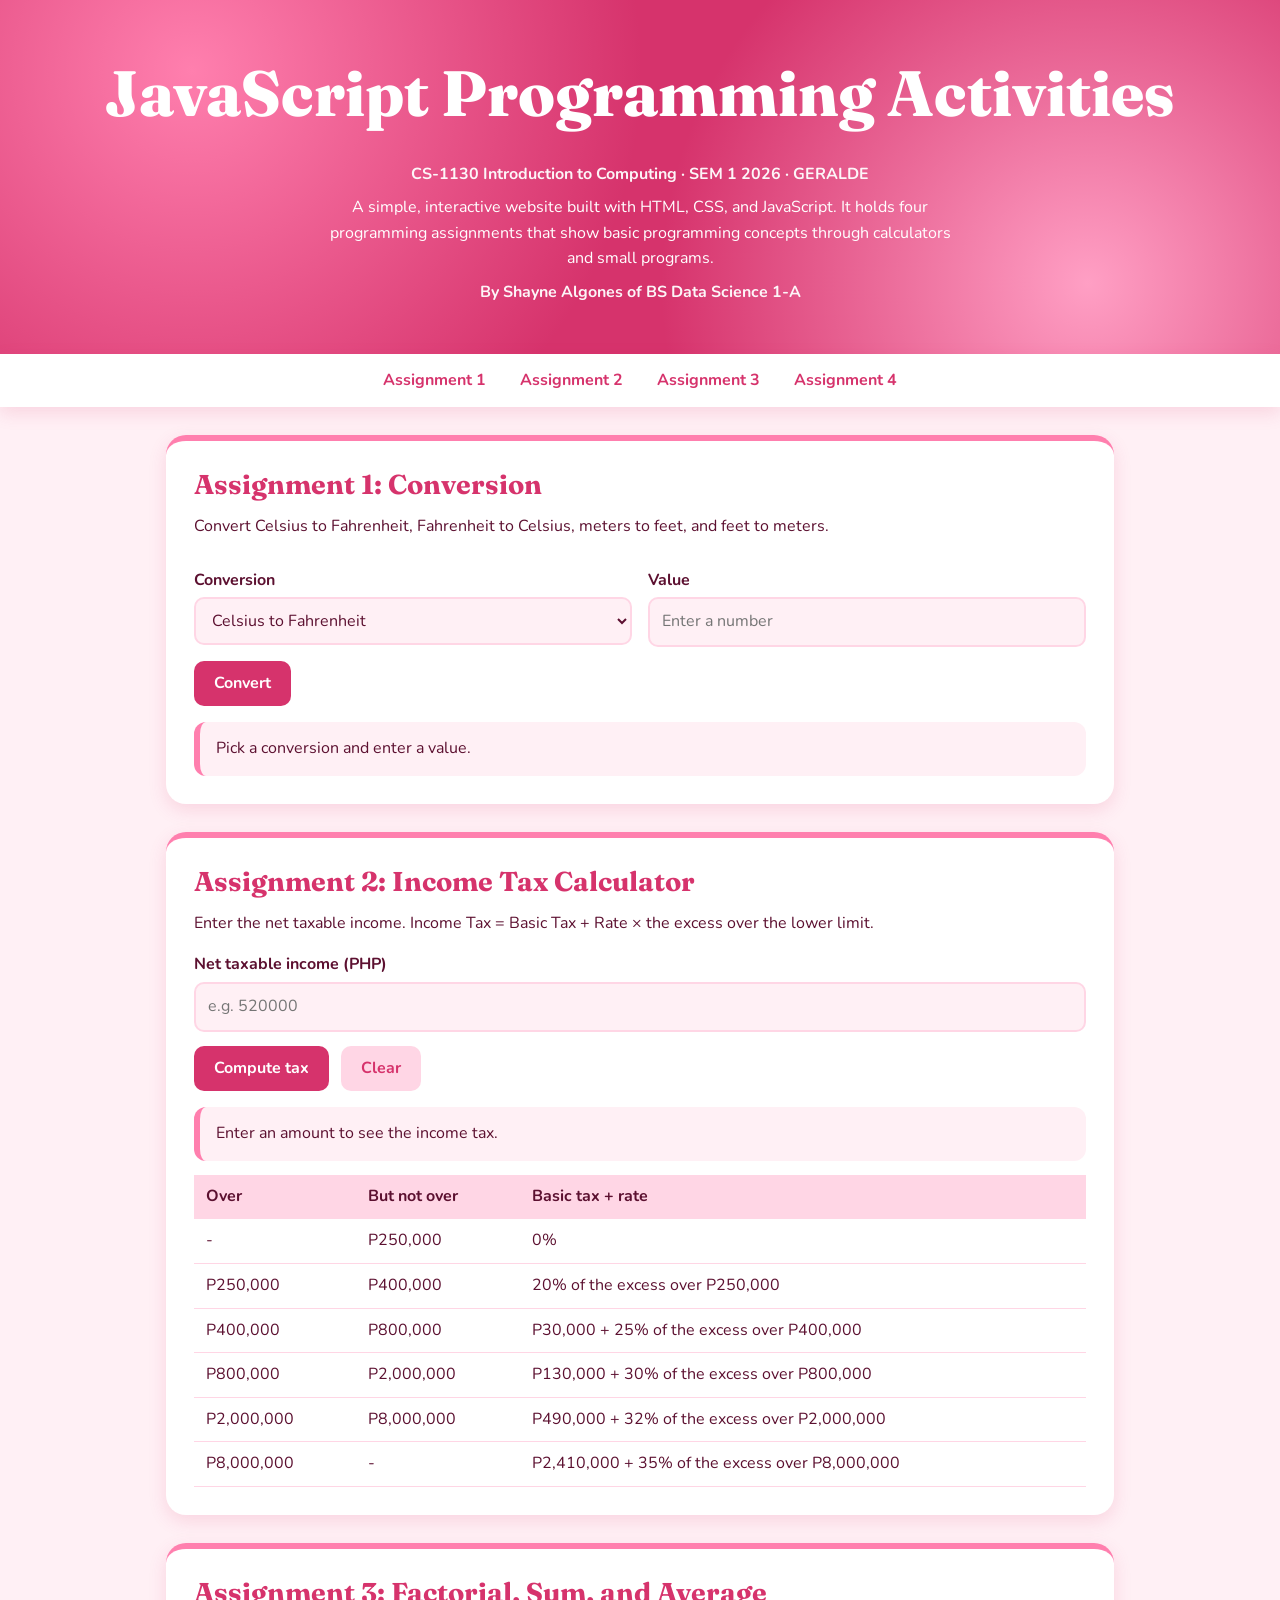
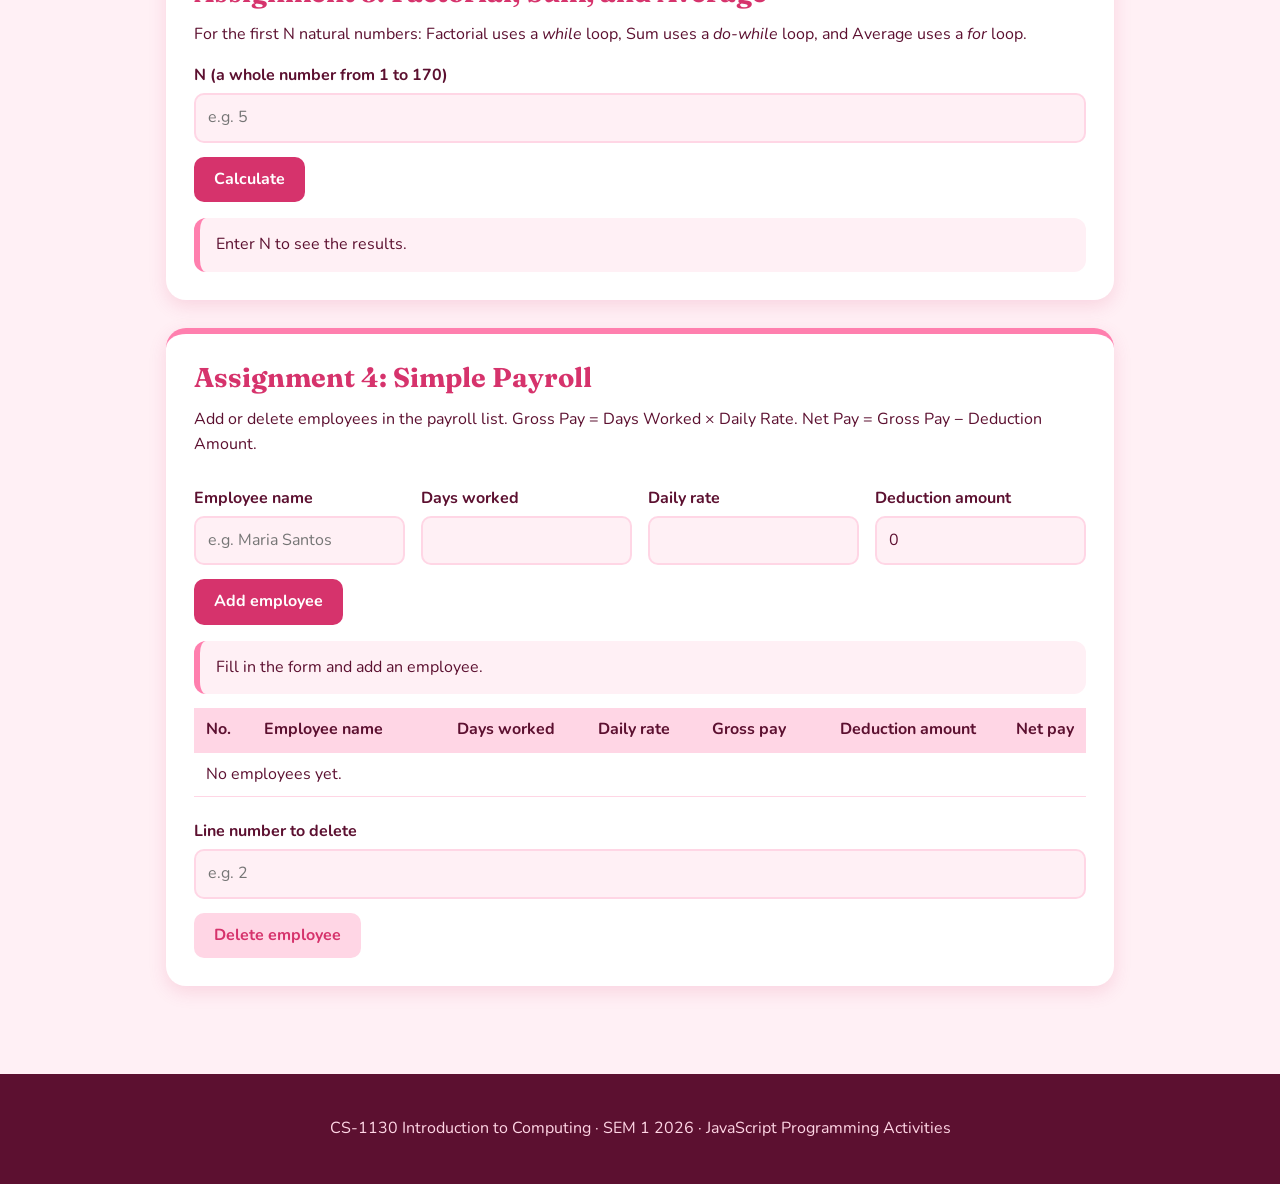
<file: index (1).html>
<!DOCTYPE html>
<html lang="en">
<head>
<meta charset="UTF-8">
<meta name="viewport" content="width=device-width, initial-scale=1">
<title>JavaScript Programming Activities | CS-1130</title>
<link rel="preconnect" href="https://fonts.googleapis.com">
<link href="https://fonts.googleapis.com/css2?family=Fraunces:opsz,wght@9..144,600;9..144,800&family=Nunito:wght@400;600;700&display=swap" rel="stylesheet">
<style>
  :root {
    --blush: #fff0f5;
    --petal: #ffd6e5;
    --rose: #ff7fae;
    --berry: #d6336c;
    --wine: #5c1030;
    --white: #ffffff;
    --shadow: 0 6px 18px rgba(214, 51, 108, .15);
  }
  * { box-sizing: border-box; }
  html { scroll-behavior: smooth; }
  body {
    margin: 0;
    font-family: "Nunito", system-ui, sans-serif;
    background: var(--blush);
    color: var(--wine);
    line-height: 1.6;
  }
  h1, h2, h3 { font-family: "Fraunces", Georgia, serif; line-height: 1.15; margin: 0 0 .5em; }
  a { color: var(--berry); }

  header {
    background: var(--berry);
    color: var(--white);
    padding: 56px 20px 40px;
    text-align: center;
    background-image: radial-gradient(circle at 15% 20%, var(--rose) 0, transparent 40%),
                      radial-gradient(circle at 85% 80%, #ff9fc4 0, transparent 38%);
  }
  header h1 { font-size: clamp(2.2rem, 6vw, 4rem); font-weight: 800; }
  header p { max-width: 640px; margin: 0 auto 8px; }
  .course { font-weight: 700; opacity: .95; }

  nav {
    position: sticky; top: 0; z-index: 5;
    background: var(--white);
    box-shadow: var(--shadow);
    display: flex; flex-wrap: wrap; justify-content: center; gap: 4px 18px;
    padding: 10px 16px;
  }
  nav a { text-decoration: none; font-weight: 700; padding: 4px 8px; border-radius: 8px; }
  nav a:hover, nav a:focus-visible { background: var(--petal); outline: none; }

  main { max-width: 980px; margin: 0 auto; padding: 28px 16px 60px; }
  section {
    background: var(--white);
    border-radius: 20px;
    padding: 28px;
    margin-bottom: 28px;
    box-shadow: var(--shadow);
    border-top: 6px solid var(--rose);
    scroll-margin-top: 70px;
  }
  section h2 { font-size: 1.7rem; color: var(--berry); }
  .desc { margin-top: 0; }


  label { display: block; font-weight: 700; margin: 12px 0 4px; }
  input, select {
    width: 100%; padding: 10px 12px; font: inherit; color: var(--wine);
    border: 2px solid var(--petal); border-radius: 10px; background: var(--blush);
  }
  input:focus, select:focus, button:focus-visible { outline: 3px solid var(--rose); outline-offset: 1px; }
  button {
    font: inherit; font-weight: 700; cursor: pointer;
    background: var(--berry); color: var(--white);
    border: 0; border-radius: 10px; padding: 10px 20px; margin-top: 14px; margin-right: 8px;
  }
  button:hover { background: #b82a5c; }
  button.alt { background: var(--petal); color: var(--berry); }
  button.alt:hover { background: #ffc2d9; }

  .row { display: grid; grid-template-columns: repeat(auto-fit, minmax(190px, 1fr)); gap: 0 16px; }
  .result {
    margin-top: 16px; padding: 14px 16px; border-radius: 12px;
    background: var(--blush); border-left: 6px solid var(--rose); min-height: 24px;
  }
  .result.error { border-left-color: #c0143c; background: #ffe3e8; color: #8a0d2b; }
  .result strong { color: var(--berry); }

  .scroll { overflow-x: auto; margin-top: 14px; }
  table { width: 100%; border-collapse: collapse; min-width: 560px; }
  th, td { padding: 9px 12px; text-align: left; border-bottom: 1px solid var(--petal); }
  th { background: var(--petal); color: var(--wine); }
  td.num, th.num { text-align: right; }
  tr.hit td { background: #ffe3ee; font-weight: 700; }
  tfoot td { font-weight: 800; color: var(--berry); }

  footer { text-align: center; padding: 26px 16px; background: var(--wine); color: var(--petal); }

  @media (max-width: 640px) {
    section { padding: 20px; }
  }
</style>
</head>
<body>

<header>
  <h1>JavaScript Programming Activities</h1>
  <p class="course">CS-1130 Introduction to Computing &middot; SEM 1 2026 &middot; GERALDE</p>
  <p>A simple, interactive website built with HTML, CSS, and JavaScript. It holds four programming assignments that show basic programming concepts through calculators and small programs.</p>
  <p class="course">By Shayne Algones of BS Data Science 1-A</p>
</header>

<nav aria-label="Sections">
  <a href="#a1">Assignment 1</a>
  <a href="#a2">Assignment 2</a>
  <a href="#a3">Assignment 3</a>
  <a href="#a4">Assignment 4</a>
</nav>

<main>


  <!-- ASSIGNMENT 1 -->
  <section id="a1">
    <h2>Assignment 1: Conversion</h2>
    <p class="desc">Convert Celsius to Fahrenheit, Fahrenheit to Celsius, meters to feet, and feet to meters.</p>
    <div class="row">
      <div>
        <label for="convType">Conversion</label>
        <select id="convType">
          <option value="c2f">Celsius to Fahrenheit</option>
          <option value="f2c">Fahrenheit to Celsius</option>
          <option value="m2ft">Meters to Feet</option>
          <option value="ft2m">Feet to Meters</option>
        </select>
      </div>
      <div>
        <label for="convValue">Value</label>
        <input type="number" id="convValue" step="any" placeholder="Enter a number">
      </div>
    </div>
    <button type="button" id="convBtn">Convert</button>
    <div class="result" id="convResult" aria-live="polite">Pick a conversion and enter a value.</div>
  </section>

  <!-- ASSIGNMENT 2 -->
  <section id="a2">
    <h2>Assignment 2: Income Tax Calculator</h2>
    <p class="desc">Enter the net taxable income. Income Tax = Basic Tax + Rate &times; the excess over the lower limit.</p>
    <label for="taxIncome">Net taxable income (PHP)</label>
    <input type="number" id="taxIncome" min="0" step="any" placeholder="e.g. 520000">
    <button type="button" id="taxBtn">Compute tax</button>
    <button type="button" class="alt" id="taxClear">Clear</button>
    <div class="result" id="taxResult" aria-live="polite">Enter an amount to see the income tax.</div>

    <div class="scroll">
      <table id="taxTable">
        <thead>
          <tr><th>Over</th><th>But not over</th><th>Basic tax + rate</th></tr>
        </thead>
        <tbody>
          <tr><td>-</td><td>P250,000</td><td>0%</td></tr>
          <tr><td>P250,000</td><td>P400,000</td><td>20% of the excess over P250,000</td></tr>
          <tr><td>P400,000</td><td>P800,000</td><td>P30,000 + 25% of the excess over P400,000</td></tr>
          <tr><td>P800,000</td><td>P2,000,000</td><td>P130,000 + 30% of the excess over P800,000</td></tr>
          <tr><td>P2,000,000</td><td>P8,000,000</td><td>P490,000 + 32% of the excess over P2,000,000</td></tr>
          <tr><td>P8,000,000</td><td>-</td><td>P2,410,000 + 35% of the excess over P8,000,000</td></tr>
        </tbody>
      </table>
    </div>
  </section>

  <!-- ASSIGNMENT 3 -->
  <section id="a3">
    <h2>Assignment 3: Factorial, Sum, and Average</h2>
    <p class="desc">For the first N natural numbers: Factorial uses a <em>while</em> loop, Sum uses a <em>do-while</em> loop, and Average uses a <em>for</em> loop.</p>
    <label for="loopN">N (a whole number from 1 to 170)</label>
    <input type="number" id="loopN" min="1" max="170" step="1" placeholder="e.g. 5">
    <button type="button" id="loopBtn">Calculate</button>
    <div class="result" id="loopResult" aria-live="polite">Enter N to see the results.</div>
  </section>

  <!-- ASSIGNMENT 4 -->
  <section id="a4">
    <h2>Assignment 4: Simple Payroll</h2>
    <p class="desc">Add or delete employees in the payroll list. Gross Pay = Days Worked &times; Daily Rate. Net Pay = Gross Pay &minus; Deduction Amount.</p>
    <div class="row">
      <div>
        <label for="empName">Employee name</label>
        <input type="text" id="empName" placeholder="e.g. Maria Santos">
      </div>
      <div>
        <label for="empDays">Days worked</label>
        <input type="number" id="empDays" min="0" step="any">
      </div>
      <div>
        <label for="empRate">Daily rate</label>
        <input type="number" id="empRate" min="0" step="any">
      </div>
      <div>
        <label for="empDed">Deduction amount</label>
        <input type="number" id="empDed" min="0" step="any" value="0">
      </div>
    </div>
    <button type="button" id="addBtn">Add employee</button>
    <div class="result" id="payMsg" aria-live="polite">Fill in the form and add an employee.</div>

    <div class="scroll">
      <table>
        <thead>
          <tr>
            <th>No.</th><th>Employee name</th>
            <th class="num">Days worked</th><th class="num">Daily rate</th>
            <th class="num">Gross pay</th><th class="num">Deduction amount</th><th class="num">Net pay</th>
          </tr>
        </thead>
        <tbody id="payBody">
          <tr><td colspan="7">No employees yet.</td></tr>
        </tbody>
        <tfoot id="payFoot"></tfoot>
      </table>
    </div>

    <div class="row" style="margin-top:10px">
      <div>
        <label for="delLine">Line number to delete</label>
        <input type="number" id="delLine" min="1" step="1" placeholder="e.g. 2">
      </div>
    </div>
    <button type="button" class="alt" id="delBtn">Delete employee</button>
  </section>

</main>

<footer>
  <p>CS-1130 Introduction to Computing &middot; SEM 1 2026 &middot; JavaScript Programming Activities</p>
</footer>

<script>
  const $ = (id) => document.getElementById(id);
  const peso = (n) => "P" + n.toLocaleString("en-PH", { minimumFractionDigits: 2, maximumFractionDigits: 2 });
  const fmt = (n) => Number(n.toFixed(4)).toLocaleString("en-US", { maximumFractionDigits: 4 });

  function show(el, html, isError) {
    el.innerHTML = html;
    el.classList.toggle("error", !!isError);
  }

  /* ---------- Assignment 1: Conversion ---------- */
  $("convBtn").addEventListener("click", () => {
    const out = $("convResult");
    const raw = $("convValue").value;
    if (raw === "" || isNaN(raw)) return show(out, "Enter a valid number.", true);
    const v = parseFloat(raw);
    const type = $("convType").value;
    let r, text;
    if (type === "c2f")      { r = v * 9 / 5 + 32;  text = `${fmt(v)} &deg;C = <strong>${fmt(r)} &deg;F</strong>`; }
    else if (type === "f2c") { r = (v - 32) * 5 / 9; text = `${fmt(v)} &deg;F = <strong>${fmt(r)} &deg;C</strong>`; }
    else if (type === "m2ft"){ r = v * 3.28084;      text = `${fmt(v)} m = <strong>${fmt(r)} ft</strong>`; }
    else                     { r = v / 3.28084;      text = `${fmt(v)} ft = <strong>${fmt(r)} m</strong>`; }
    show(out, text);
  });

  /* ---------- Assignment 2: Income Tax ---------- */
  const brackets = [
    { over: 0,       upTo: 250000,   base: 0,       rate: 0 },
    { over: 250000,  upTo: 400000,   base: 0,       rate: 0.20 },
    { over: 400000,  upTo: 800000,   base: 30000,   rate: 0.25 },
    { over: 800000,  upTo: 2000000,  base: 130000,  rate: 0.30 },
    { over: 2000000, upTo: 8000000,  base: 490000,  rate: 0.32 },
    { over: 8000000, upTo: Infinity, base: 2410000, rate: 0.35 }
  ];

  function computeTax(income) {
    for (let i = 0; i < brackets.length; i++) {
      const b = brackets[i];
      if (income <= b.upTo) {
        return { tax: b.base + (income - b.over) * b.rate, row: i, b };
      }
    }
  }

  $("taxBtn").addEventListener("click", () => {
    const out = $("taxResult");
    const raw = $("taxIncome").value;
    document.querySelectorAll("#taxTable tbody tr").forEach(tr => tr.classList.remove("hit"));
    if (raw === "" || isNaN(raw) || parseFloat(raw) < 0) {
      return show(out, "Enter a taxable income of 0 or more.", true);
    }
    const income = parseFloat(raw);
    const { tax, row, b } = computeTax(income);
    document.querySelectorAll("#taxTable tbody tr")[row].classList.add("hit");
    const excess = Math.max(income - b.over, 0);
    const formula = b.rate === 0
      ? "Income is within the 0% bracket."
      : `${peso(b.base)} + ${b.rate * 100}% of ${peso(excess)} (the excess over ${peso(b.over)})`;
    show(out, `Taxable income: ${peso(income)}<br>${formula}<br>Income tax: <strong>${peso(tax)}</strong>`);
  });

  $("taxClear").addEventListener("click", () => {
    $("taxIncome").value = "";
    document.querySelectorAll("#taxTable tbody tr").forEach(tr => tr.classList.remove("hit"));
    show($("taxResult"), "Enter an amount to see the income tax.");
  });

  /* ---------- Assignment 3: Factorial / Sum / Average ---------- */
  $("loopBtn").addEventListener("click", () => {
    const out = $("loopResult");
    const raw = $("loopN").value;
    const n = Number(raw);
    if (raw === "" || !Number.isInteger(n) || n < 1 || n > 170) {
      return show(out, "Enter a whole number from 1 to 170.", true);
    }

    // Factorial with a while loop
    let fact = 1, i = 1;
    while (i <= n) { fact *= i; i++; }

    // Sum with a do-while loop
    let sum = 0, j = 1;
    do { sum += j; j++; } while (j <= n);

    // Average with a for loop (running total, then divide by N)
    let total = 0;
    for (let k = 1; k <= n; k++) { total += k; }
    const avg = total / n;

    const factText = Number.isFinite(fact) && fact < 1e21
      ? fact.toLocaleString("en-US")
      : fact.toExponential(6);

    show(out,
      `Factorial of ${n} (while loop): <strong>${factText}</strong><br>` +
      `Sum of 1 to ${n} (do-while loop): <strong>${sum.toLocaleString("en-US")}</strong><br>` +
      `Average of 1 to ${n} (for loop): <strong>${fmt(avg)}</strong>`);
  });

  /* ---------- Assignment 4: Simple Payroll ---------- */
  const payroll = [];

  function renderPayroll() {
    const body = $("payBody"), foot = $("payFoot");
    if (payroll.length === 0) {
      body.innerHTML = '<tr><td colspan="7">No employees yet.</td></tr>';
      foot.innerHTML = "";
      return;
    }
    body.innerHTML = payroll.map((e, idx) => {
      const gross = e.days * e.rate;
      const net = gross - e.ded;
      return `<tr>
        <td>${idx + 1}</td>
        <td>${e.name}</td>
        <td class="num">${e.days}</td>
        <td class="num">${peso(e.rate)}</td>
        <td class="num">${peso(gross)}</td>
        <td class="num">${peso(e.ded)}</td>
        <td class="num">${peso(net)}</td>
      </tr>`;
    }).join("");
    const totalNet = payroll.reduce((s, e) => s + e.days * e.rate - e.ded, 0);
    foot.innerHTML = `<tr><td colspan="6">Total net pay</td><td class="num">${peso(totalNet)}</td></tr>`;
  }

  function escapeHtml(s) {
    return s.replace(/[&<>"']/g, c => ({ "&": "&amp;", "<": "&lt;", ">": "&gt;", '"': "&quot;", "'": "&#39;" }[c]));
  }

  $("addBtn").addEventListener("click", () => {
    const msg = $("payMsg");
    const name = $("empName").value.trim();
    const days = parseFloat($("empDays").value);
    const rate = parseFloat($("empRate").value);
    const ded = $("empDed").value === "" ? 0 : parseFloat($("empDed").value);

    if (!name) return show(msg, "Enter the employee name.", true);
    if (isNaN(days) || days < 0) return show(msg, "Enter the days worked (0 or more).", true);
    if (isNaN(rate) || rate < 0) return show(msg, "Enter the daily rate (0 or more).", true);
    if (isNaN(ded) || ded < 0) return show(msg, "Enter the deduction amount (0 or more).", true);
    if (ded > days * rate) return show(msg, "The deduction is higher than the gross pay. Lower the deduction.", true);

    payroll.push({ name: escapeHtml(name), days, rate, ded });
    renderPayroll();
    show(msg, `Added <strong>${escapeHtml(name)}</strong> as line ${payroll.length}.`);
    $("empName").value = "";
    $("empDays").value = "";
    $("empRate").value = "";
    $("empDed").value = "0";
    $("empName").focus();
  });

  $("delBtn").addEventListener("click", () => {
    const msg = $("payMsg");
    const line = Number($("delLine").value);
    if ($("delLine").value === "" || !Number.isInteger(line) || line < 1 || line > payroll.length) {
      return show(msg, payroll.length === 0
        ? "The list is empty. Add an employee first."
        : `Enter a line number from 1 to ${payroll.length}.`, true);
    }
    const [removed] = payroll.splice(line - 1, 1);
    renderPayroll();
    show(msg, `Deleted line ${line} (<strong>${removed.name}</strong>). The list is renumbered.`);
    $("delLine").value = "";
  });
</script>
</body>
</html>
</file>
